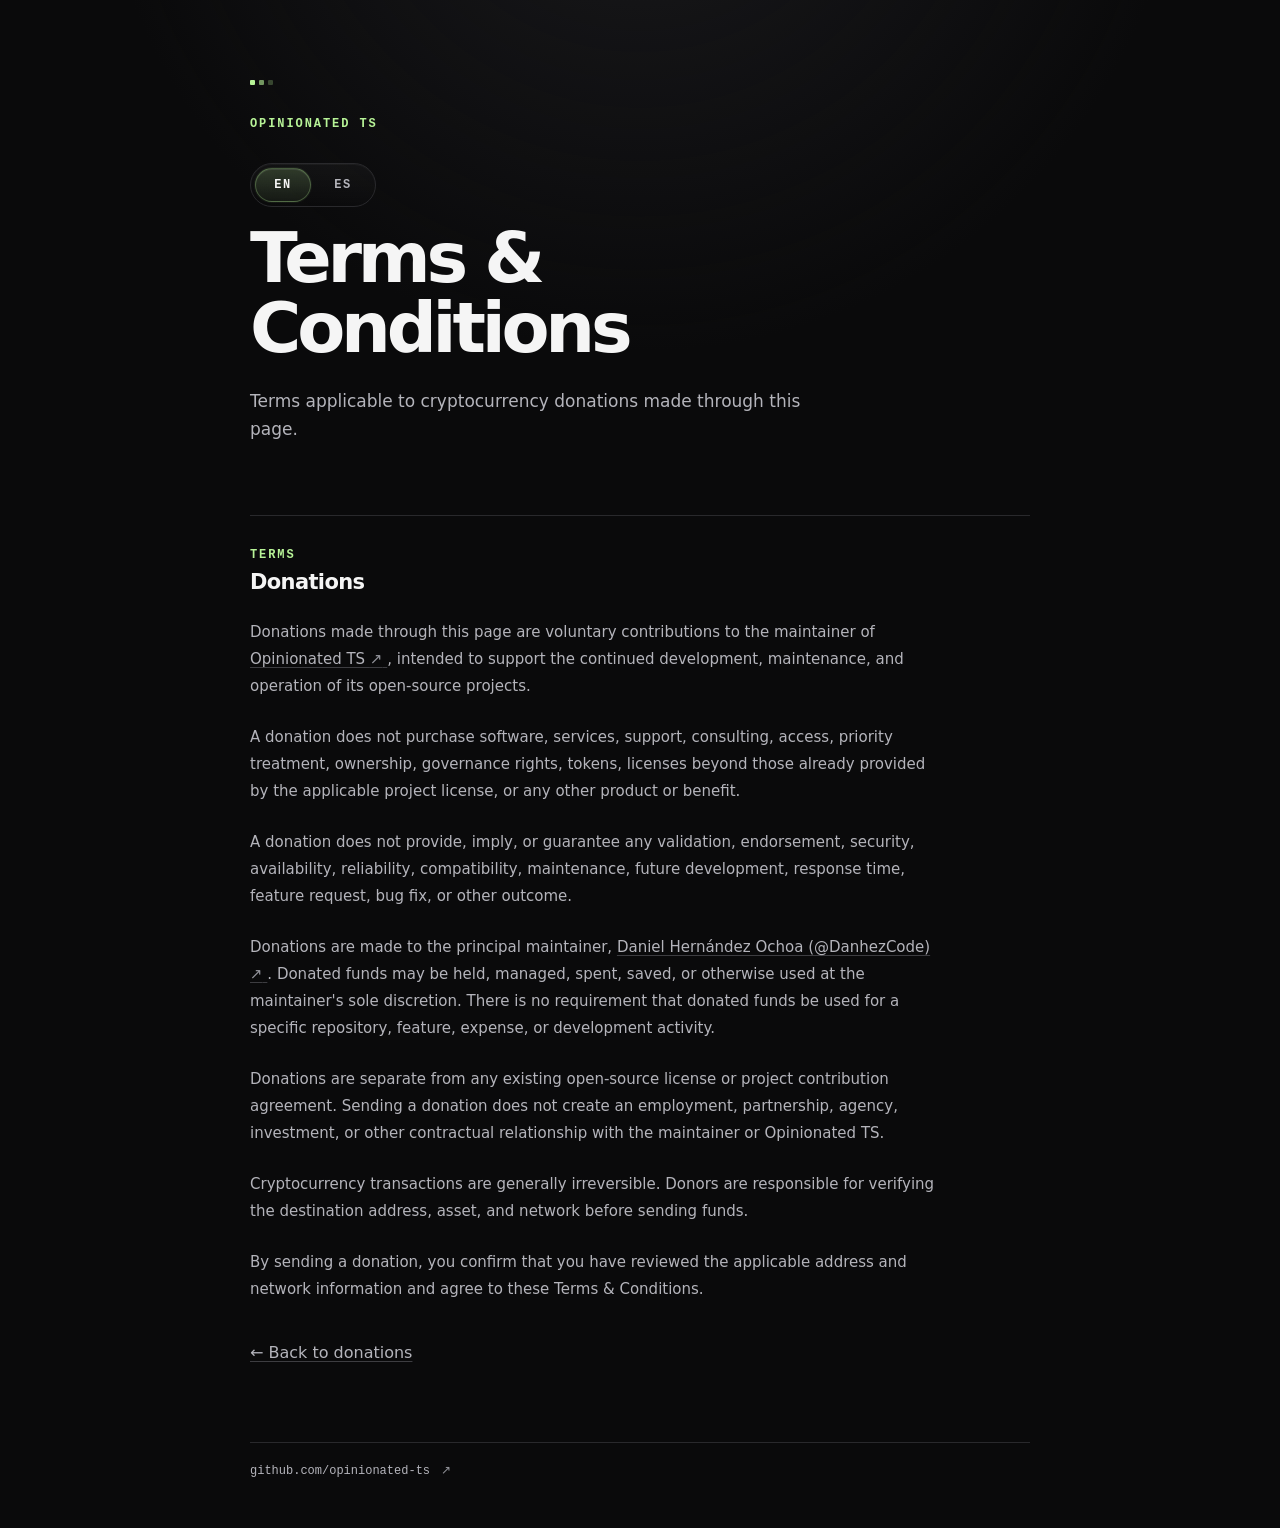
<file: terms.html>
<!doctype html>

<html lang="en">

<head>
    <meta charset="utf-8" />
    <meta name="viewport" content="width=device-width, initial-scale=1" />

    <meta name="description"
        content="Terms and conditions for cryptocurrency donations made through the Opinionated TS support page." />

    <meta name="robots" content="index, follow" />
    <meta name="theme-color" content="#0a0a0b" />

    <meta property="og:type" content="website" />
    <meta property="og:title" content="Terms &amp; Conditions — Opinionated TS" />
    <meta property="og:description"
        content="Terms and conditions for cryptocurrency donations made through the Opinionated TS support page." />

    <link rel="alternate" hreflang="en" href="https://danhezcode.github.io/donations/terms/" />
    <link rel="alternate" hreflang="es" href="https://danhezcode.github.io/donations/es/terms/" />
    <link rel="alternate" hreflang="x-default" href="https://danhezcode.github.io/donations/terms/" />

    <link rel="icon" href="https://github.com/opinionated-ts.png" />
    <link rel="stylesheet" href="style.css" />

    <title>Terms &amp; Conditions — Opinionated TS</title>
</head>

<body>
    <main class="page">
        <header class="hero">
            <div class="hero-mark" aria-hidden="true">
                <span></span>
                <span></span>
                <span></span>
            </div>

            <p class="eyebrow">OPINIONATED TS</p>

            <div class="language-switcher" aria-label="Language selector">
                <button class="lang-option active" type="button" data-language-switch="en"
                    aria-pressed="true">EN</button>
                <button class="lang-option" type="button" data-language-switch="es" aria-pressed="false">ES</button>
            </div>

            <h1>Terms &amp; Conditions</h1>

            <p class="intro">
                Terms applicable to cryptocurrency donations made through this page.
            </p>
        </header>

        <section class="terms" aria-labelledby="terms-title">
            <div class="section-heading">
                <div>
                    <p class="eyebrow">TERMS</p>
                    <h2 id="terms-title">Donations</h2>
                </div>
            </div>

            <div class="terms-content">
                <p>
                    Donations made through this page are voluntary contributions to the
                    maintainer of
                    <a class="text-link external-link" href="https://github.com/opinionated-ts" target="_blank"
                        rel="noopener noreferrer">
                        Opinionated TS
                        <span aria-hidden="true">↗</span>
                    </a>,
                    intended to support the continued development, maintenance, and operation
                    of its open-source projects.
                </p>

                <p>
                    A donation does not purchase software, services, support, consulting,
                    access, priority treatment, ownership, governance rights, tokens,
                    licenses beyond those already provided by the applicable project
                    license, or any other product or benefit.
                </p>

                <p>
                    A donation does not provide, imply, or guarantee any validation,
                    endorsement, security, availability, reliability, compatibility,
                    maintenance, future development, response time, feature request,
                    bug fix, or other outcome.
                </p>

                <p>
                    Donations are made to the principal maintainer,
                    <a class="text-link external-link" href="https://github.com/DanhezCode" target="_blank"
                        rel="noopener noreferrer">
                        Daniel Hernández Ochoa (@DanhezCode)
                        <span aria-hidden="true">↗</span>
                    </a>.
                    Donated funds may be held, managed, spent, saved, or otherwise used
                    at the maintainer's sole discretion. There is no requirement that
                    donated funds be used for a specific repository, feature, expense,
                    or development activity.
                </p>

                <p>
                    Donations are separate from any existing open-source license or
                    project contribution agreement. Sending a donation does not create
                    an employment, partnership, agency, investment, or other contractual
                    relationship with the maintainer or Opinionated TS.
                </p>

                <p>
                    Cryptocurrency transactions are generally irreversible. Donors are
                    responsible for verifying the destination address, asset, and network
                    before sending funds.
                </p>

                <p>
                    By sending a donation, you confirm that you have reviewed the
                    applicable address and network information and agree to these Terms
                    &amp; Conditions.
                </p>
            </div>

            <p class="back-link">
                <a class="text-link" href="index.html">← Back to donations</a>
            </p>
        </section>

        <footer>
            <a class="external-link" href="https://github.com/opinionated-ts" target="_blank" rel="noopener noreferrer">
                github.com/opinionated-ts
                <span aria-hidden="true">↗</span>
            </a>
        </footer>
    </main>

    <script src="lang.js"></script>
    <script src="script.js"></script>
</body>

</html>
</file>
<file: style.css>
:root {
  color-scheme: dark;

  /* Typography */
  --font-sans:
    Inter,
    ui-sans-serif,
    system-ui,
    -apple-system,
    BlinkMacSystemFont,
    "Segoe UI",
    sans-serif;

  --font-mono:
    ui-monospace,
    SFMono-Regular,
    Menlo,
    Monaco,
    Consolas,
    monospace;

  --text-xs: 0.75rem;
  --text-sm: 0.8125rem;
  --text-md: 0.9375rem;
  --text-lg: 1.0625rem;
  --text-xl: 1.3125rem;

  --text-display-sm: clamp(2.5rem, 8vw, 4.375rem);

  --line-tight: 1;
  --line-heading: 1.2;
  --line-body: 1.65;
  --line-relaxed: 1.8;

  --weight-medium: 500;
  --weight-semibold: 600;

  --tracking-tight: -0.03em;
  --tracking-display: -0.06em;
  --tracking-label: 0.16em;

  /* Spacing */
  --space-1: 0.25rem;
  --space-2: 0.5rem;
  --space-3: 0.75rem;
  --space-4: 1rem;
  --space-5: 1.25rem;
  --space-6: 1.5rem;
  --space-8: 2rem;
  --space-10: 2.5rem;
  --space-12: 3rem;
  --space-14: 3.5rem;
  --space-16: 4rem;
  --space-18: 4.5rem;
  --space-20: 5rem;

  /* Layout */
  --content-gutter: 1.25rem;
  --page-padding-top: 5rem;
  --page-padding-bottom: 3rem;
  --max-width: 48.75rem;

  /* Components */
  --coin-size: 2.125rem;
  --coin-icon-size: 1.0625rem;
  --note-icon-size: 1rem;

  --radius-sm: 0.375rem;
  --radius-md: 0.5rem;
  --radius-lg: 0.625rem;

  /* Colors */
  --bg: #0a0a0b;

  --surface: #101011;
  --surface-hover: #151517;
  --surface-active: #19191b;

  --border: #29292c;
  --border-hover: #3d3d41;
  --border-focus: #57575c;
  --border-subtle: #202023;

  --text: #f5f5f5;
  --muted: #b4b4bb;
  --subtle: #92939a;

  --address: #b7b8bf;
  --address-hover: #d0d0d5;

  --accent: #b7f397;

  /* Motion */
  --duration-fast: 140ms;
  --ease-standard: ease;
}

/* Base */

*,
*::before,
*::after {
  box-sizing: border-box;
}

html {
  background: var(--bg);
  font-family: var(--font-sans);
  scroll-behavior: smooth;
}

body {
  margin: 0;

  color: var(--text);
  background:
    radial-gradient(circle at 50% -12rem,
      #19191c 0,
      transparent 34rem),
    var(--bg);

  font-family: var(--font-sans);
  -webkit-font-smoothing: antialiased;
  text-rendering: optimizeLegibility;
}

button,
a {
  font: inherit;
}

button {
  -webkit-tap-highlight-color: transparent;
  touch-action: manipulation;
}

a {
  color: inherit;
}

h1,
h2,
p {
  margin-top: 0;
}

/* Layout */

.page {
  width: min(calc(100% - (var(--content-gutter) * 2)),
      var(--max-width));

  min-height: 100vh;
  margin: 0 auto;

  padding:
    var(--page-padding-top) 0 var(--page-padding-bottom);
}

section {
  scroll-margin-top: var(--space-8);
}

/* Shared links */

.inline-link,
.text-link {
  color: var(--muted);
  text-decoration: underline;
  text-decoration-color: var(--border-hover);
  text-decoration-thickness: 1px;
  text-underline-offset: 0.1875rem;

  transition:
    color var(--duration-fast) var(--ease-standard),
    text-decoration-color var(--duration-fast) var(--ease-standard);
}

.inline-link:hover,
.text-link:hover {
  color: var(--text);
  text-decoration-color: var(--text);
}

/* External links */

.external-link span {
  color: var(--subtle);
  text-decoration: none;

  transition: color var(--duration-fast) var(--ease-standard);
}

.external-link:hover span {
  color: var(--accent);
}

.inline-link:focus-visible,
.text-link:focus-visible,
.identity-link:focus-visible,
.hero-action:focus-visible,
footer a:focus-visible {
  outline: 2px solid var(--accent);
  outline-offset: 0.1875rem;
  border-radius: var(--radius-sm);
}

/* Identity */

.identity-link {
  color: inherit;
  text-decoration: none;

  transition:
    color var(--duration-fast) var(--ease-standard);
}

.identity-link:hover {
  color: var(--text);
}

/* Hero */

.hero {
  max-width: 41.875rem;
  padding-bottom: var(--space-18);
}

.hero-mark {
  display: flex;
  gap: var(--space-1);

  width: fit-content;
  margin-bottom: var(--space-8);
}

.hero-mark span {
  width: 0.3125rem;
  height: 0.3125rem;

  border-radius: 0.0625rem;
  background: var(--accent);
}

.hero-mark span:nth-child(2) {
  opacity: 0.6;
}

.hero-mark span:nth-child(3) {
  opacity: 0.25;
}

.eyebrow {
  margin: 0 0 var(--space-3);

  color: var(--accent);

  font:
    var(--weight-semibold) var(--text-xs) / 1.2 var(--font-mono);

  letter-spacing: var(--tracking-label);
}

h1 {
  max-width: 40rem;
  margin-bottom: var(--space-6);

  font-size: var(--text-display-sm);
  font-weight: var(--weight-semibold);
  line-height: var(--line-tight);
  letter-spacing: var(--tracking-display);
}

.intro {
  max-width: 36.875rem;
  margin: 0;

  color: var(--muted);

  font-size: var(--text-lg);
  line-height: var(--line-body);
}

.intro+.intro {
  margin-top: var(--space-3);
}

.hero-action {
  display: inline-flex;
  align-items: center;
  gap: var(--space-2);

  margin-top: var(--space-8);

  color: var(--text);

  font:
    var(--weight-semibold) var(--text-sm) / 1.2 var(--font-mono);

  text-decoration: none;

  transition:
    color var(--duration-fast) var(--ease-standard);
}

.hero-action span {
  color: var(--subtle);

  transition:
    color var(--duration-fast) var(--ease-standard),
    transform var(--duration-fast) var(--ease-standard);
}

.language-switcher {
  display: inline-flex;
  align-items: center;
  gap: 0.25rem;
  margin-top: var(--space-5);
  margin-bottom: var(--space-4);
  padding: 0.25rem;
  border: 1px solid var(--border);
  border-radius: 999px;
  background:
    linear-gradient(180deg, rgba(255, 255, 255, 0.03), rgba(255, 255, 255, 0));
  box-shadow: inset 0 1px 0 rgba(255, 255, 255, 0.04);
}

.lang-option {
  appearance: none;
  border: 1px solid transparent;
  border-radius: 999px;
  min-width: 3.5rem;
  padding: 0.6rem 0.9rem;
  color: var(--muted);
  background: transparent;
  cursor: pointer;
  font: var(--weight-semibold) var(--text-xs) / 1 var(--font-mono);
  letter-spacing: 0.12em;
  transition:
    color var(--duration-fast) var(--ease-standard),
    background-color var(--duration-fast) var(--ease-standard),
    border-color var(--duration-fast) var(--ease-standard),
    transform var(--duration-fast) var(--ease-standard),
    box-shadow var(--duration-fast) var(--ease-standard);
}

.lang-option:hover {
  color: var(--text);
  transform: translateY(-1px);
}

.lang-option.active {
  color: var(--text);
  background:
    linear-gradient(180deg, rgba(183, 243, 151, 0.18), rgba(183, 243, 151, 0.06));
  border-color: rgba(183, 243, 151, 0.28);
  box-shadow:
    inset 0 1px 0 rgba(255, 255, 255, 0.08),
    0 0 0 1px rgba(183, 243, 151, 0.06);
}

.lang-option:focus-visible {
  outline: none;
  box-shadow:
    0 0 0 2px rgba(183, 243, 151, 0.42),
    0 0 0 5px rgba(183, 243, 151, 0.12);
}

.hero-action:hover {
  color: var(--accent);
}

.hero-action:hover span {
  color: var(--accent);
  transform: translateY(0.125rem);
}

/* Shared sections */

.support,
.support-purpose,
.terms {
  border-top: 1px solid var(--border);
  padding-top: var(--space-8);
}

.support-purpose {
  margin-top: var(--space-20);
}

.section-heading {
  margin-bottom: var(--space-6);
}

.section-heading .eyebrow {
  margin-bottom: var(--space-2);
}

h2 {
  margin: 0;

  font-size: var(--text-xl);
  font-weight: var(--weight-semibold);
  line-height: var(--line-heading);
  letter-spacing: var(--tracking-tight);
}

/* Support intro */

.support-intro {
  max-width: 38.125rem;
  margin-bottom: var(--space-8);
}

.support-intro p {
  margin: 0;

  color: var(--muted);

  font-size: var(--text-sm);
  line-height: var(--line-body);
}

/* Wallet heading */

.wallet-heading {
  display: flex;
  align-items: center;
  justify-content: space-between;

  gap: var(--space-4);

  margin-bottom: var(--space-3);
  padding: 0 var(--space-1);

  color: var(--subtle);

  font:
    var(--weight-medium) var(--text-xs) / 1.4 var(--font-mono);
}

.wallet-heading span:last-child {
  opacity: 0.7;
}

/* Wallets */

.wallet-list {
  display: grid;
  gap: var(--space-3);
}

.wallet {
  width: 100%;
  padding: var(--space-5);

  border: 1px solid var(--border);
  border-radius: var(--radius-lg);

  color: var(--text);
  text-align: left;

  background: var(--surface);

  cursor: pointer;
  appearance: none;

  transition:
    border-color var(--duration-fast) var(--ease-standard),
    background-color var(--duration-fast) var(--ease-standard),
    transform var(--duration-fast) var(--ease-standard);
}

.wallet:hover {
  border-color: var(--border-hover);
  background: var(--surface-hover);
}

.wallet:active {
  transform: translateY(0.0625rem);
  background: var(--surface-active);
}

.wallet:focus-visible {
  outline: 2px solid var(--accent);
  outline-offset: 0.1875rem;
}

.wallet.copied {
  border-color: var(--border-focus);
  background: var(--surface-active);
}

.wallet-header {
  display: flex;
  align-items: center;
  justify-content: space-between;

  gap: var(--space-6);
  margin-bottom: var(--space-4);
}

.wallet-asset {
  display: flex;
  align-items: center;

  min-width: 0;
  gap: var(--space-3);
}

.coin {
  display: grid;
  flex: 0 0 auto;

  width: var(--coin-size);
  height: var(--coin-size);

  place-items: center;

  border: 1px solid var(--border);
  border-radius: var(--radius-md);

  background: #0d0d0e;
}

.coin img {
  display: block;

  width: var(--coin-icon-size);
  height: var(--coin-icon-size);
}

.wallet-info {
  display: grid;

  min-width: 0;
  gap: var(--space-1);
}

.wallet-title {
  font-size: var(--text-md);
  font-weight: var(--weight-semibold);
  line-height: var(--line-heading);
}

.wallet-network {
  color: var(--subtle);

  font:
    var(--weight-medium) var(--text-xs) / 1.3 var(--font-mono);

  white-space: nowrap;
}

.wallet-action {
  display: flex;
  flex: 0 0 auto;
  align-items: center;

  gap: var(--space-2);

  color: var(--subtle);

  font:
    var(--weight-semibold) var(--text-xs) / 1 var(--font-mono);

  white-space: nowrap;

  transition:
    color var(--duration-fast) var(--ease-standard);
}

.copy-icon {
  display: inline-grid;

  width: 0.875rem;
  height: 0.875rem;

  place-items: center;

  font-family: var(--font-sans);
  font-size: 0.9375rem;
  line-height: 1;
}

.wallet:hover .wallet-action,
.wallet.copied .wallet-action {
  color: var(--accent);
}

.wallet-address {
  display: block;
  min-width: 0;
}

.wallet-address code {
  display: block;

  width: 100%;
  padding: var(--space-3);

  border: 1px solid var(--border-subtle);
  border-radius: var(--radius-sm);

  color: var(--address);
  background: #0b0b0c;

  font:
    var(--weight-medium) var(--text-xs) / 1.55 var(--font-mono);

  overflow-wrap: anywhere;
  word-break: break-word;

  transition:
    color var(--duration-fast) var(--ease-standard);
}

.wallet:hover .wallet-address code {
  color: var(--address-hover);
}

.wallet.copied .wallet-address code {
  color: var(--text);
}

/* Support note */

.support-note {
  display: flex;
  align-items: flex-start;

  gap: var(--space-3);

  margin-top: var(--space-5);
  padding: 0 var(--space-1);
}

.note-icon {
  display: grid;
  flex: 0 0 auto;

  width: var(--note-icon-size);
  height: var(--note-icon-size);

  place-items: center;

  border: 1px solid var(--border);
  border-radius: 50%;

  color: var(--subtle);

  font:
    var(--weight-medium) var(--text-xs) / 1 var(--font-mono);
}

.support-note-content {
  min-width: 0;
}

.copy-hint,
.footnote {
  margin: 0;

  line-height: 1.6;
}

.copy-hint {
  color: var(--muted);
  font-size: var(--text-sm);
}

.footnote {
  margin-top: var(--space-2);

  color: var(--subtle);
  font-size: var(--text-xs);
}

/* Additional support */

.support-sponsor {
  max-width: 38.125rem;

  margin-top: var(--space-8);
  padding-top: var(--space-5);

  border-top: 1px solid var(--border-subtle);
}

.support-sponsor p {
  margin: 0;

  color: var(--subtle);

  font-size: var(--text-sm);
  line-height: var(--line-body);
}

.support-sponsor .inline-link {
  white-space: nowrap;
}

/* Purpose */

.purpose-grid {
  display: grid;
  gap: var(--space-5);

  max-width: 42.5rem;
}

.purpose-grid p {
  margin: 0;

  color: var(--muted);

  font-size: var(--text-md);
  line-height: var(--line-relaxed);
}

.purpose-grid .purpose-highlight {
  padding:
    var(--space-5) var(--space-6);

  border-left: 1px solid var(--accent);

  color: var(--text);

  background:
    linear-gradient(90deg,
      rgb(183 243 151 / 3.5%),
      transparent);
}

.purpose-highlight strong {
  font-weight: var(--weight-semibold);
}

/* Closing */

.closing {
  max-width: 42.5rem;

  margin-top: var(--space-20);
  padding-top: var(--space-8);

  border-top: 1px solid var(--border);
}

.closing p {
  margin: 0 0 var(--space-5);

  color: var(--muted);

  font-size: var(--text-md);
  line-height: var(--line-relaxed);
}

.closing p:last-child {
  margin-bottom: 0;
}

/* Final action */

.final-action {
  margin-top: var(--space-20);
  padding-top: var(--space-8);

  border-top: 1px solid var(--border);
}

.final-action h2 {
  max-width: 39rem;
}

.final-action .hero-action {
  margin-top: var(--space-6);
}

.final-action .hero-action span {
  transform: translateY(-0.0625rem);
}

.final-action .hero-action:hover span {
  transform: translateY(-0.125rem);
}

/* Terms */

.terms-content {
  max-width: 43.125rem;
}

.terms-content p {
  margin: 0 0 var(--space-6);

  color: var(--muted);

  font-size: var(--text-md);
  line-height: var(--line-relaxed);
}

.terms-content p:last-child {
  margin-bottom: 0;
}

.back-link {
  margin: var(--space-10) 0 0;
}

/* Footer */

footer {
  display: flex;
  align-items: center;
  justify-content: space-between;

  gap: var(--space-5);

  margin-top: var(--space-20);
  padding-top: var(--space-5);

  border-top: 1px solid var(--border);

  color: var(--subtle);

  font:
    var(--weight-medium) var(--text-xs) / 1.4 var(--font-mono);
}

footer a {
  color: var(--muted);
  text-decoration: none;

  transition:
    color var(--duration-fast) var(--ease-standard);
}

footer a:hover {
  color: var(--text);
}

footer a span {
  margin-left: var(--space-1);
  color: var(--subtle);

  transition:
    color var(--duration-fast) var(--ease-standard);
}

footer a:hover span {
  color: var(--accent);
}

/* Responsive */

@media (max-width: 37.5rem) {
  :root {
    --content-gutter: 0.875rem;
    --page-padding-top: 3.5rem;

    --text-display-sm: clamp(2.5rem, 13vw, 3.625rem);
  }

  .hero {
    padding-bottom: var(--space-14);
  }

  .hero-mark {
    margin-bottom: var(--space-6);
  }

  .intro {
    font-size: var(--text-md);
  }

  .hero-action {
    margin-top: var(--space-6);
  }

  .support-purpose,
  .closing,
  .final-action {
    margin-top: var(--space-16);
  }

  .support-intro {
    margin-bottom: var(--space-6);
  }

  .support-sponsor {
    margin-top: var(--space-6);
    padding-top: var(--space-4);
  }

  .wallet {
    padding: var(--space-4);
  }

  .wallet-header {
    align-items: flex-start;
  }

  .wallet-action {
    padding-top: var(--space-1);
  }

  .wallet-address code {
    font-size: var(--text-xs);
  }

  .purpose-grid {
    gap: var(--space-4);
  }

  footer {
    align-items: flex-start;
    flex-direction: column;

    gap: var(--space-3);
    margin-top: var(--space-16);
  }
}

@media (prefers-reduced-motion: reduce) {
  html {
    scroll-behavior: auto;
  }

  .wallet,
  .wallet-action,
  .wallet-address code,
  .hero-action,
  .hero-action span,
  .identity-link,
  .inline-link,
  .text-link,
  footer a,
  footer a span {
    transition: none;
  }
}
</file>
